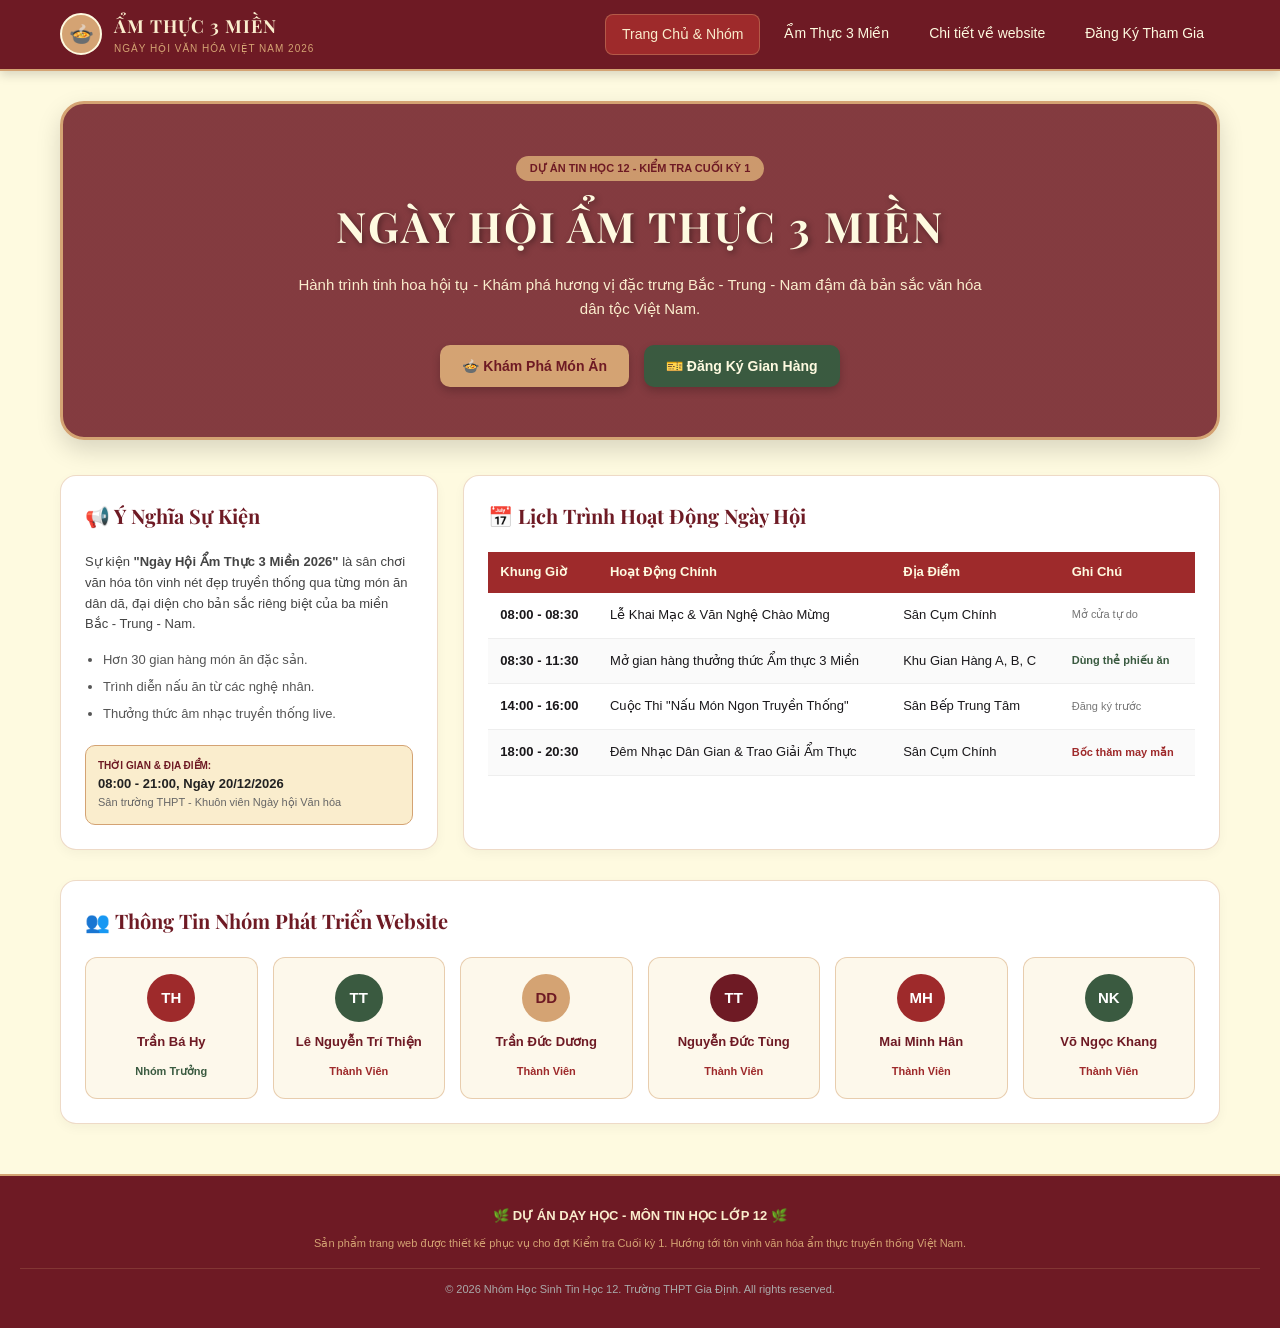
<file: index.html>
<!DOCTYPE html>
<html lang="vi">
<head>
    <meta charset="UTF-8">
    <meta name="viewport" content="width=device-width, initial-scale=1.0">
    <title>Trang Chủ & Nhóm - Ngày Hội Ẩm Thực 3 Miền 2026</title>
    <link href="https://fonts.googleapis.com/css2?family=Playfair+Display:ital,wght@0,700;1,400&display=swap" rel="stylesheet">
    <link rel="stylesheet" href="css site chinh.css">
</head>
<body>

    
    <header class="navbar">
        <div class="nav-container">
            <div class="logo-area">
                <div class="logo-icon">🍲</div>
                <div>
                    <div class="logo-title">ẨM THỰC 3 MIỀN</div>
                    <div class="logo-sub">NGÀY HỘI VĂN HÓA VIỆT NAM 2026</div>
                </div>
            </div>
            <nav class="nav-links">
                <a href="index.html" class="active">Trang Chủ & Nhóm</a>
                <a href="amthuc.html">Ẩm Thực 3 Miền</a>
                <a href="site 3.html">Chi tiết về website</a>
                <a href="form dangki.html">Đăng Ký Tham Gia</a>
            </nav>
        </div>
    </header>

    
    <main class="main-container">

     
        <section class="hero-banner">
            <div class="hero-badge">DỰ ÁN TIN HỌC 12 - KIỂM TRA CUỐI KỲ 1</div>
            <h1 class="hero-title">NGÀY HỘI ẨM THỰC 3 MIỀN</h1>
            <p class="hero-desc">Hành trình tinh hoa hội tụ - Khám phá hương vị đặc trưng Bắc - Trung - Nam đậm đà bản sắc văn hóa dân tộc Việt Nam.</p>
            <div class="hero-buttons">
                <a href="amthuc.html" class="btn btn-gold">🍲 Khám Phá Món Ăn</a>
                <a href="form dangki.html" class="btn btn-green">🎫 Đăng Ký Gian Hàng</a>
            </div>
        </section>

        
        <div class="two-col-grid">
            
            <section class="card-box flex-col-between">
                <div>
                    <h2 class="section-title">📢 Ý Nghĩa Sự Kiện</h2>
                    <p class="desc-text">
                        Sự kiện <strong>"Ngày Hội Ẩm Thực 3 Miền 2026"</strong> là sân chơi văn hóa tôn vinh nét đẹp truyền thống qua từng món ăn dân dã, đại diện cho bản sắc riêng biệt của ba miền Bắc - Trung - Nam.
                    </p>
                    <ul class="feature-list">
                        <li>Hơn 30 gian hàng món ăn đặc sản.</li>
                        <li>Trình diễn nấu ăn từ các nghệ nhân.</li>
                        <li>Thưởng thức âm nhạc truyền thống live.</li>
                    </ul>
                </div>
                <div class="info-highlight">
                    <div class="info-label">THỜI GIAN & ĐỊA ĐIỂM:</div>
                    <div class="info-time">08:00 - 21:00, Ngày 20/12/2026</div>
                    <div class="info-place">Sân trường THPT - Khuôn viên Ngày hội Văn hóa</div>
                </div>
            </section>

            <section class="card-box">
                <h2 class="section-title">📅 Lịch Trình Hoạt Động Ngày Hội</h2>
                <div class="table-responsive">
                    <table>
                        <thead>
                            <tr>
                                <th>Khung Giờ</th>
                                <th>Hoạt Động Chính</th>
                                <th>Địa Điểm</th>
                                <th>Ghi Chú</th>
                            </tr>
                        </thead>
                        <tbody>
                            <tr>
                                <td><b>08:00 - 08:30</b></td>
                                <td>Lễ Khai Mạc & Văn Nghệ Chào Mừng</td>
                                <td>Sân Cụm Chính</td>
                                <td class="note-gray">Mở cửa tự do</td>
                            </tr>
                            <tr>
                                <td><b>08:30 - 11:30</b></td>
                                <td>Mở gian hàng thưởng thức Ẩm thực 3 Miền</td>
                                <td>Khu Gian Hàng A, B, C</td>
                                <td class="note-green">Dùng thẻ phiếu ăn</td>
                            </tr>
                            <tr>
                                <td><b>14:00 - 16:00</b></td>
                                <td>Cuộc Thi "Nấu Món Ngon Truyền Thống"</td>
                                <td>Sân Bếp Trung Tâm</td>
                                <td class="note-gray">Đăng ký trước</td>
                            </tr>
                            <tr>
                                <td><b>18:00 - 20:30</b></td>
                                <td>Đêm Nhạc Dân Gian & Trao Giải Ẩm Thực</td>
                                <td>Sân Cụm Chính</td>
                                <td class="note-red">Bốc thăm may mắn</td>
                            </tr>
                        </tbody>
                    </table>
                </div>
            </section>

        </div>

        <section class="card-box">
            <h2 class="section-title">👥 Thông Tin Nhóm Phát Triển Website</h2>
            <div class="member-grid">
                <div class="member-card">
                    <div class="avatar av-red">TH</div>
                    <h3>Trần Bá Hy</h3>
                    <span class="role-badge role-leader">Nhóm Trưởng</span>
                </div>
                <div class="member-card">
                    <div class="avatar av-green">TT</div>
                    <h3>Lê Nguyễn Trí Thiện</h3>
                    <span class="role-badge">Thành Viên</span>
                </div>
                <div class="member-card">
                    <div class="avatar av-gold">DD</div>
                    <h3>Trần Đức Dương</h3>
                    <span class="role-badge">Thành Viên</span>
                </div>
                <div class="member-card">
                    <div class="avatar av-dark">TT</div>
                    <h3>Nguyễn Đức Tùng</h3>
                    <span class="role-badge">Thành Viên</span>
                </div>
                <div class="member-card">
                    <div class="avatar av-red">MH</div>
                    <h3>Mai Minh Hân</h3>
                    <span class="role-badge">Thành Viên</span>
                </div>
                <div class="member-card">
                    <div class="avatar av-green">NK</div>
                    <h3>Võ Ngọc Khang</h3>
                    <span class="role-badge">Thành Viên</span>
                </div>
            </div>
        </section>

    </main>

    <footer class="footer">
        <p><strong>🌿 DỰ ÁN DẠY HỌC - MÔN TIN HỌC LỚP 12 🌿</strong></p>
        <p class="footer-sub">Sản phẩm trang web được thiết kế phục vụ cho đợt Kiểm tra Cuối kỳ 1. Hướng tới tôn vinh văn hóa ẩm thực truyền thống Việt Nam.</p>
        <div class="footer-copy">© 2026 Nhóm Học Sinh Tin Học 12. Trường THPT Gia Định. All rights reserved.</div>
    </footer>

</body>
</html>
</file>
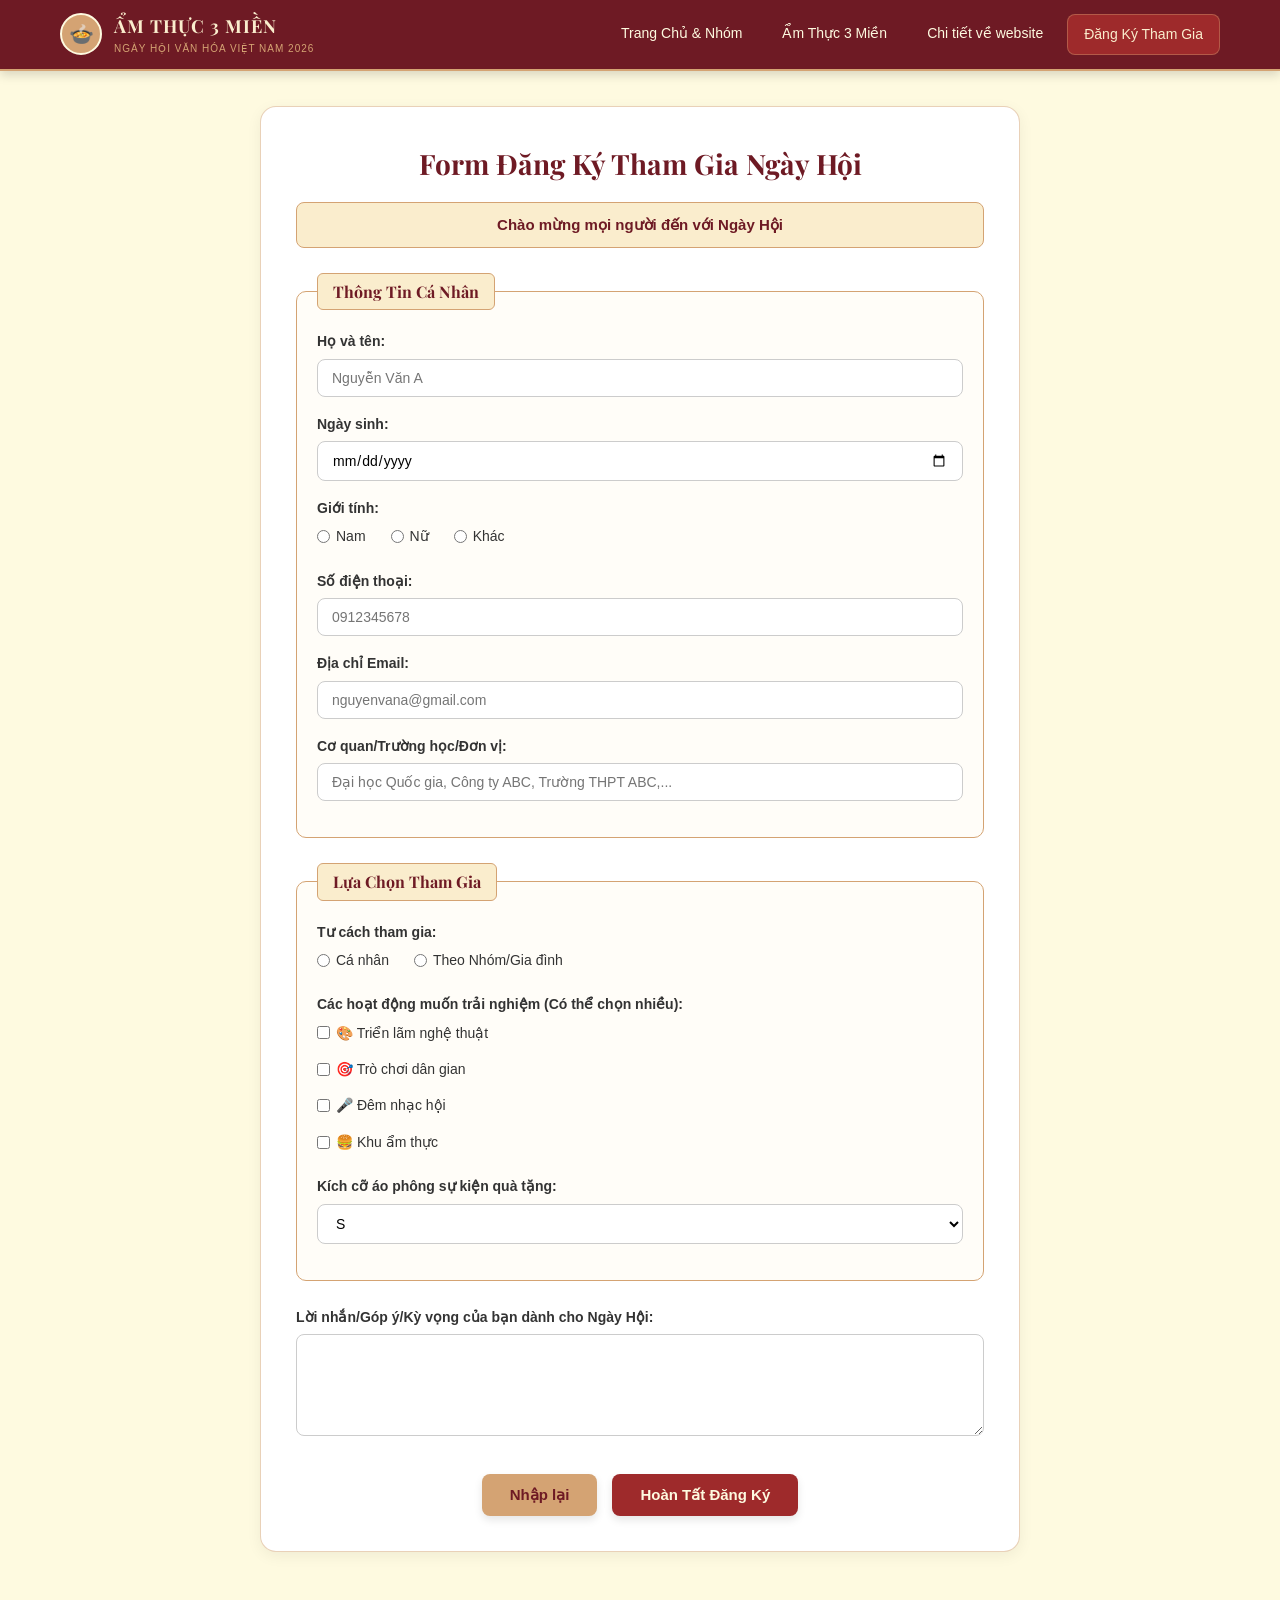
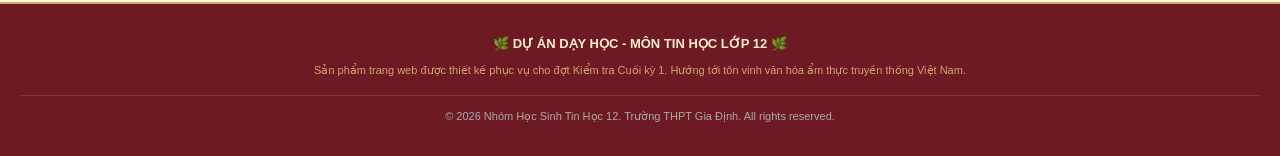
<file: form dangki.html>
<!DOCTYPE html>
<html lang="vi">
<head>
    <meta charset="UTF-8">
    <meta name="viewport" content="width=device-width, initial-scale=1.0">
    <title>Đăng Ký Tham Gia - Ngày Hội Ẩm Thực 3 Miền 2026</title>
    <link href="https://fonts.googleapis.com/css2?family=Playfair+Display:ital,wght@0,700;1,400&display=swap" rel="stylesheet">
    <link rel="stylesheet" href="style_dangki.css">
</head>
<body>

  
    <header class="navbar">
        <div class="nav-container">
            <div class="logo-area">
                <div class="logo-icon">🍲</div>
                <div>
                    <div class="logo-title">ẨM THỰC 3 MIỀN</div>
                    <div class="logo-sub">NGÀY HỘI VĂN HÓA VIỆT NAM 2026</div>
                </div>
            </div>
            <nav class="nav-links">
                <a href="index.html">Trang Chủ & Nhóm</a>
                <a href="amthuc.html">Ẩm Thực 3 Miền</a>
                <a href="site 3.html">Chi tiết về website</a>
                <a href="form dangki.html" class="active">Đăng Ký Tham Gia</a>
            </nav>
        </div>
    </header>

    
    <main class="main-container">
        <div class="card-box">
            <h1 class="form-main-title">Form Đăng Ký Tham Gia Ngày Hội</h1>
            <div class="welcome-banner">Chào mừng mọi người đến với Ngày Hội</div>

            <form action="" method="POST">
                <fieldset class="form-fieldset">
                    <legend class="legend-title">Thông Tin Cá Nhân</legend>
                    
                    <div class="form-group">
                        <label for="hoten">Họ và tên:</label>
                        <input type="text" id="hoten" name="hoten" placeholder="Nguyễn Văn A" required>
                    </div>

                    <div class="form-group">
                        <label for="ngaysinh">Ngày sinh:</label>
                        <input type="date" id="ngaysinh" name="ngaysinh">
                    </div>

                    <div class="form-group">
                        <label>Giới tính:</label>
                        <div class="options-inline">
                            <label><input type="radio" name="gioitinh" value="Nam"> Nam</label>
                            <label><input type="radio" name="gioitinh" value="Nu"> Nữ</label>
                            <label><input type="radio" name="gioitinh" value="Khac"> Khác</label>
                        </div>
                    </div>

                    <div class="form-group">
                        <label for="sdt">Số điện thoại:</label>
                        <input type="text" id="sdt" name="sdt" placeholder="0912345678" required>
                    </div>

                    <div class="form-group">
                        <label for="email">Địa chỉ Email:</label>
                        <input type="email" id="email" name="email" placeholder="nguyenvana@gmail.com" required>
                    </div>

                    <div class="form-group">
                        <label for="coquan">Cơ quan/Trường học/Đơn vị:</label>
                        <input type="text" id="coquan" name="coquan" placeholder="Đại học Quốc gia, Công ty ABC, Trường THPT ABC,...">
                    </div>
                </fieldset>

                <fieldset class="form-fieldset">
                    <legend class="legend-title">Lựa Chọn Tham Gia</legend>
                    
                    <div class="form-group">
                        <label>Tư cách tham gia:</label>
                        <div class="options-inline">
                            <label><input type="radio" name="tucach" value="canhan"> Cá nhân</label>
                            <label><input type="radio" name="tucach" value="tapthe"> Theo Nhóm/Gia đình</label>
                        </div>
                    </div>

                    <div class="form-group">
                        <label>Các hoạt động muốn trải nghiệm (Có thể chọn nhiều):</label>
                        <div class="options-block">
                            <label><input type="checkbox" name="hoatdong1" value="hd1"> 🎨 Triển lãm nghệ thuật</label>
                            <label><input type="checkbox" name="hoatdong2" value="hd2"> 🎯 Trò chơi dân gian</label>
                            <label><input type="checkbox" name="hoatdong3" value="hd3"> 🎤 Đêm nhạc hội</label>
                            <label><input type="checkbox" name="hoatdong4" value="hd4"> 🍔 Khu ẩm thực</label>
                        </div>
                    </div>

                    <div class="form-group">
                        <label for="kickco">Kích cỡ áo phông sự kiện quà tặng:</label>
                        <select id="kickco" name="kickco">
                            <option value="S">S</option>
                            <option value="M">M</option>
                            <option value="L">L</option>
                            <option value="XL">XL</option>
                            <option value="XXL">XXL</option>
                        </select>
                    </div>
                </fieldset>

                <div class="form-group">
                    <label for="gopy">Lời nhắn/Góp ý/Kỳ vọng của bạn dành cho Ngày Hội:</label>
                    <textarea id="gopy" name="gopy" rows="5"></textarea>
                </div>

                <div class="form-actions">
                    <input type="reset" value="Nhập lại" class="btn-reset">
                    <input type="submit" name="Dangki" value="Hoàn Tất Đăng Ký" class="btn-submit">
                </div>
            </form>
        </div>
    </main>

   
    <footer class="footer">
        <p><strong>🌿 DỰ ÁN DẠY HỌC - MÔN TIN HỌC LỚP 12 🌿</strong></p>
        <p class="footer-sub">Sản phẩm trang web được thiết kế phục vụ cho đợt Kiểm tra Cuối kỳ 1. Hướng tới tôn vinh văn hóa ẩm thực truyền thống Việt Nam.</p>
        <div class="footer-copy">© 2026 Nhóm Học Sinh Tin Học 12. Trường THPT Gia Định. All rights reserved.</div>
    </footer>

</body>
</html>
</file>
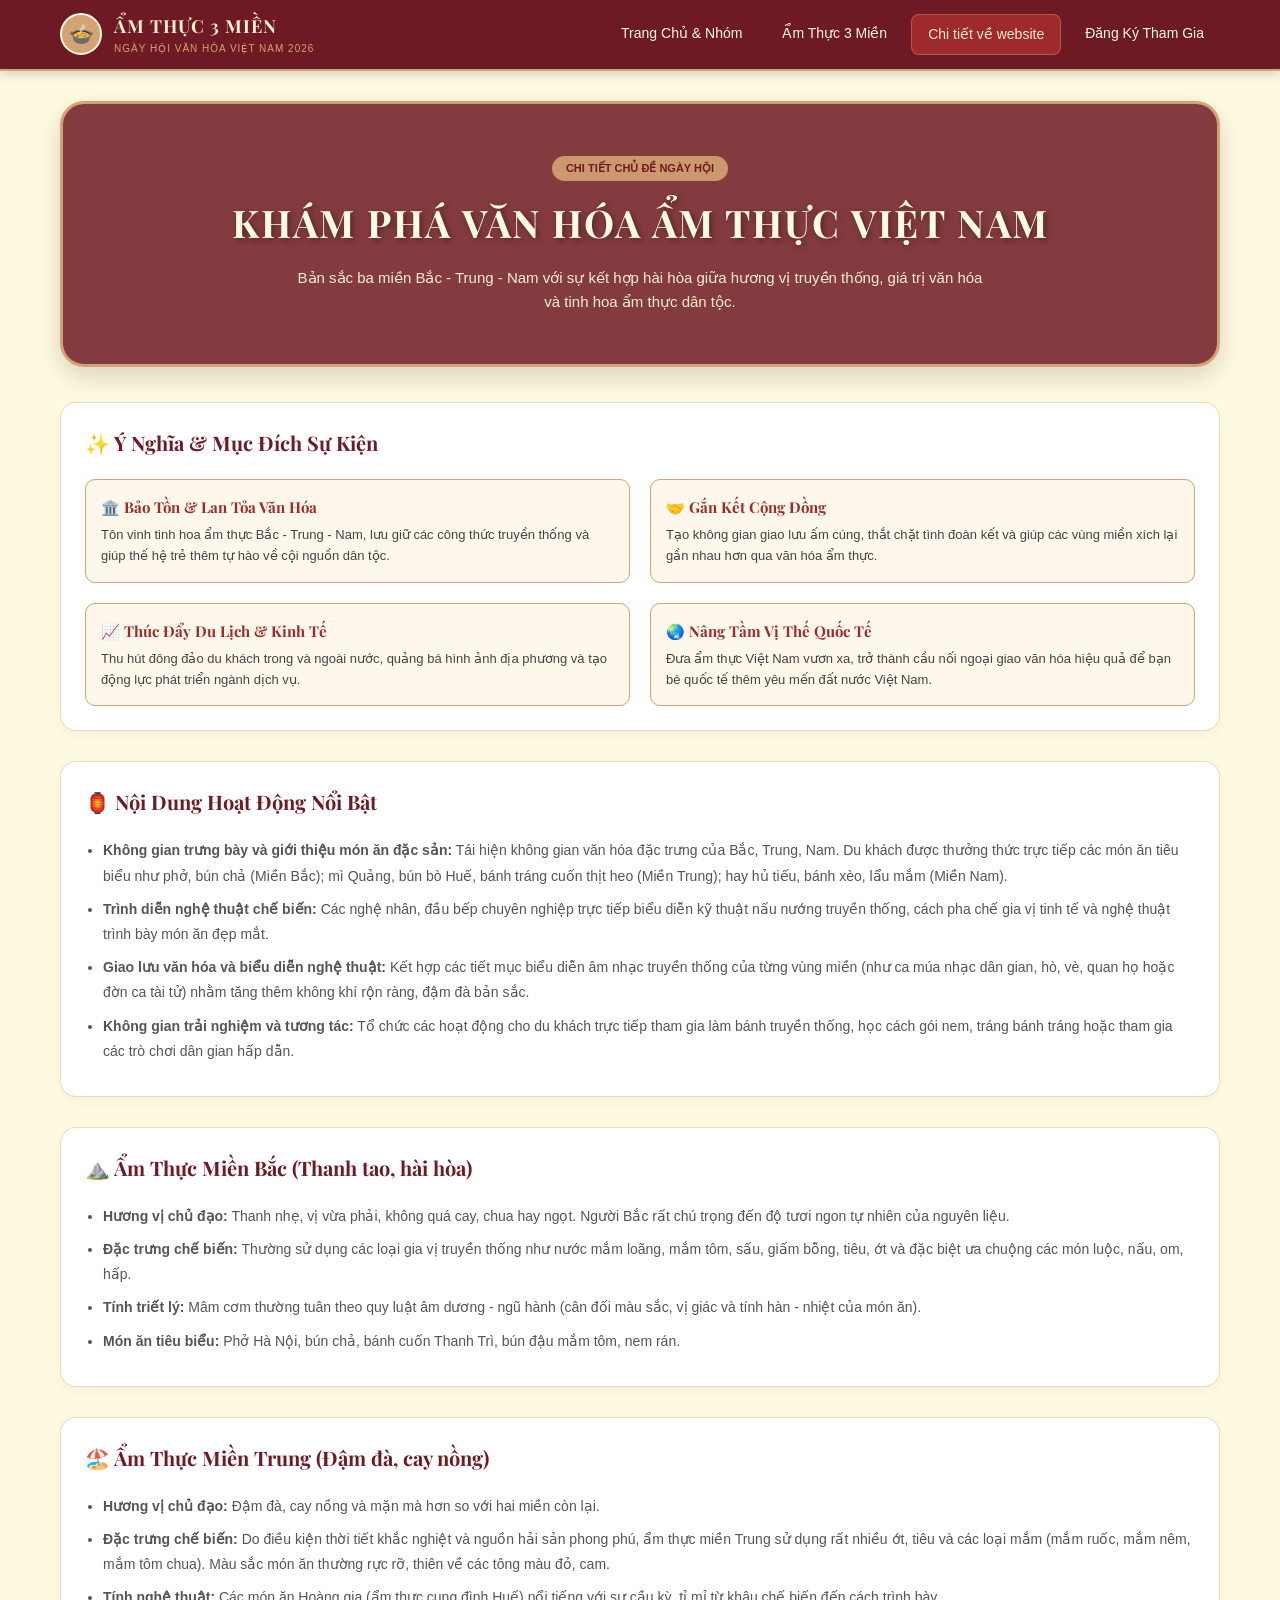
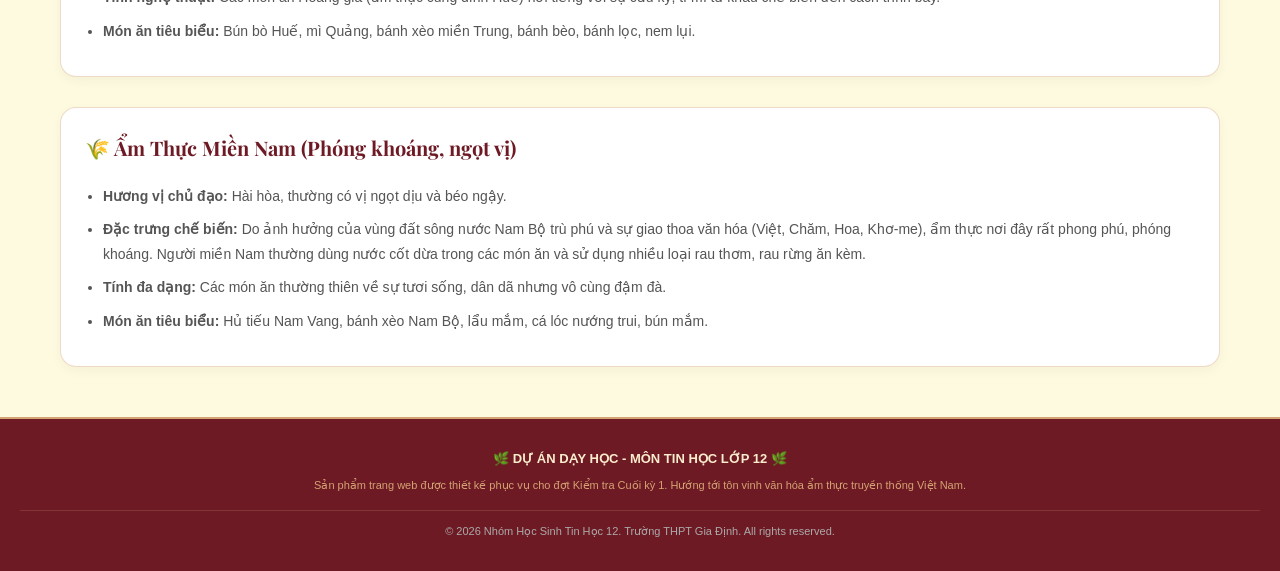
<file: site 3.html>
<!DOCTYPE html>
<html lang="vi">
<head>
    <meta charset="UTF-8">
    <meta name="viewport" content="width=device-width, initial-scale=1.0">
    <title>Ẩm Thực 3 Miền - Chi Tiết Chủ Đề Ngày Hội 2026</title>
    <link href="https://fonts.googleapis.com/css2?family=Playfair+Display:ital,wght@0,700;1,400&display=swap" rel="stylesheet">
    <link rel="stylesheet" href="css site 3.css">
</head>
<body>

   
    <header class="navbar">
        <div class="nav-container">
            <div class="logo-area">
                <div class="logo-icon">🍲</div>
                <div>
                    <div class="logo-title">ẨM THỰC 3 MIỀN</div>
                    <div class="logo-sub">NGÀY HỘI VĂN HÓA VIỆT NAM 2026</div>
                </div>
            </div>
            <nav class="nav-links">
                <a href="index.html">Trang Chủ & Nhóm</a>
                <a href="amthuc.html">Ẩm Thực 3 Miền</a>
                <a href="site 3.html" class="active">Chi tiết về website</a>
                <a href="form dangki.html">Đăng Ký Tham Gia</a>
            </nav>
        </div>
    </header>

    
    <main class="main-container">

       
        <section class="hero-banner">
            <div class="hero-badge">CHI TIẾT CHỦ ĐỀ NGÀY HỘI</div>
            <h1 class="hero-title">KHÁM PHÁ VĂN HÓA ẨM THỰC VIỆT NAM</h1>
            <p class="hero-desc">Bản sắc ba miền Bắc - Trung - Nam với sự kết hợp hài hòa giữa hương vị truyền thống, giá trị văn hóa và tinh hoa ẩm thực dân tộc.</p>
        </section>

        
        <section class="card-box">
            <h2 class="section-title">✨ Ý Nghĩa & Mục Đích Sự Kiện</h2>
            <div class="grid-2-col">
                <div class="info-highlight-custom">
                    <h3 class="highlight-title">🏛️ Bảo Tồn & Lan Tỏa Văn Hóa</h3>
                    <p class="desc-text m-0">Tôn vinh tinh hoa ẩm thực Bắc - Trung - Nam, lưu giữ các công thức truyền thống và giúp thế hệ trẻ thêm tự hào về cội nguồn dân tộc.</p>
                </div>
                <div class="info-highlight-custom">
                    <h3 class="highlight-title">🤝 Gắn Kết Cộng Đồng</h3>
                    <p class="desc-text m-0">Tạo không gian giao lưu ấm cúng, thắt chặt tình đoàn kết và giúp các vùng miền xích lại gần nhau hơn qua văn hóa ẩm thực.</p>
                </div>
                <div class="info-highlight-custom">
                    <h3 class="highlight-title">📈 Thúc Đẩy Du Lịch & Kinh Tế</h3>
                    <p class="desc-text m-0">Thu hút đông đảo du khách trong và ngoài nước, quảng bá hình ảnh địa phương và tạo động lực phát triển ngành dịch vụ.</p>
                </div>
                <div class="info-highlight-custom">
                    <h3 class="highlight-title">🌏 Nâng Tầm Vị Thế Quốc Tế</h3>
                    <p class="desc-text m-0">Đưa ẩm thực Việt Nam vươn xa, trở thành cầu nối ngoại giao văn hóa hiệu quả để bạn bè quốc tế thêm yêu mến đất nước Việt Nam.</p>
                </div>
            </div>
        </section>

       
        <section class="card-box">
            <h2 class="section-title">🏮 Nội Dung Hoạt Động Nổi Bật</h2>
            <ul class="feature-list">
                <li><strong>Không gian trưng bày và giới thiệu món ăn đặc sản:</strong> Tái hiện không gian văn hóa đặc trưng của Bắc, Trung, Nam. Du khách được thưởng thức trực tiếp các món ăn tiêu biểu như phở, bún chả (Miền Bắc); mì Quảng, bún bò Huế, bánh tráng cuốn thịt heo (Miền Trung); hay hủ tiếu, bánh xèo, lẩu mắm (Miền Nam).</li>
                <li><strong>Trình diễn nghệ thuật chế biến:</strong> Các nghệ nhân, đầu bếp chuyên nghiệp trực tiếp biểu diễn kỹ thuật nấu nướng truyền thống, cách pha chế gia vị tinh tế và nghệ thuật trình bày món ăn đẹp mắt.</li>
                <li><strong>Giao lưu văn hóa và biểu diễn nghệ thuật:</strong> Kết hợp các tiết mục biểu diễn âm nhạc truyền thống của từng vùng miền (như ca múa nhạc dân gian, hò, vè, quan họ hoặc đờn ca tài tử) nhằm tăng thêm không khí rộn ràng, đậm đà bản sắc.</li>
                <li><strong>Không gian trải nghiệm và tương tác:</strong> Tổ chức các hoạt động cho du khách trực tiếp tham gia làm bánh truyền thống, học cách gói nem, tráng bánh tráng hoặc tham gia các trò chơi dân gian hấp dẫn.</li>
            </ul>
        </section>

       
        <section class="card-box">
            <h2 class="section-title">⛰️ Ẩm Thực Miền Bắc (Thanh tao, hài hòa)</h2>
            <ul class="feature-list">
                <li><strong>Hương vị chủ đạo:</strong> Thanh nhẹ, vị vừa phải, không quá cay, chua hay ngọt. Người Bắc rất chú trọng đến độ tươi ngon tự nhiên của nguyên liệu.</li>
                <li><strong>Đặc trưng chế biến:</strong> Thường sử dụng các loại gia vị truyền thống như nước mắm loãng, mắm tôm, sấu, giấm bỗng, tiêu, ớt và đặc biệt ưa chuộng các món luộc, nấu, om, hấp.</li>
                <li><strong>Tính triết lý:</strong> Mâm cơm thường tuân theo quy luật âm dương - ngũ hành (cân đối màu sắc, vị giác và tính hàn - nhiệt của món ăn).</li>
                <li><strong>Món ăn tiêu biểu:</strong> Phở Hà Nội, bún chả, bánh cuốn Thanh Trì, bún đậu mắm tôm, nem rán.</li>
            </ul>
        </section>

        
        <section class="card-box">
            <h2 class="section-title">🏖️ Ẩm Thực Miền Trung (Đậm đà, cay nồng)</h2>
            <ul class="feature-list">
                <li><strong>Hương vị chủ đạo:</strong> Đậm đà, cay nồng và mặn mà hơn so với hai miền còn lại.</li>
                <li><strong>Đặc trưng chế biến:</strong> Do điều kiện thời tiết khắc nghiệt và nguồn hải sản phong phú, ẩm thực miền Trung sử dụng rất nhiều ớt, tiêu và các loại mắm (mắm ruốc, mắm nêm, mắm tôm chua). Màu sắc món ăn thường rực rỡ, thiên về các tông màu đỏ, cam.</li>
                <li><strong>Tính nghệ thuật:</strong> Các món ăn Hoàng gia (ẩm thực cung đình Huế) nổi tiếng với sự cầu kỳ, tỉ mỉ từ khâu chế biến đến cách trình bày.</li>
                <li><strong>Món ăn tiêu biểu:</strong> Bún bò Huế, mì Quảng, bánh xèo miền Trung, bánh bèo, bánh lọc, nem lụi.</li>
            </ul>
        </section>

        
        <section class="card-box">
            <h2 class="section-title">🌾 Ẩm Thực Miền Nam (Phóng khoáng, ngọt vị)</h2>
            <ul class="feature-list">
                <li><strong>Hương vị chủ đạo:</strong> Hài hòa, thường có vị ngọt dịu và béo ngậy.</li>
                <li><strong>Đặc trưng chế biến:</strong> Do ảnh hưởng của vùng đất sông nước Nam Bộ trù phú và sự giao thoa văn hóa (Việt, Chăm, Hoa, Khơ-me), ẩm thực nơi đây rất phong phú, phóng khoáng. Người miền Nam thường dùng nước cốt dừa trong các món ăn và sử dụng nhiều loại rau thơm, rau rừng ăn kèm.</li>
                <li><strong>Tính đa dạng:</strong> Các món ăn thường thiên về sự tươi sống, dân dã nhưng vô cùng đậm đà.</li>
                <li><strong>Món ăn tiêu biểu:</strong> Hủ tiếu Nam Vang, bánh xèo Nam Bộ, lẩu mắm, cá lóc nướng trui, bún mắm.</li>
            </ul>
        </section>

    </main>

    
    <footer class="footer">
        <p><strong>🌿 DỰ ÁN DẠY HỌC - MÔN TIN HỌC LỚP 12 🌿</strong></p>
        <p class="footer-sub">Sản phẩm trang web được thiết kế phục vụ cho đợt Kiểm tra Cuối kỳ 1. Hướng tới tôn vinh văn hóa ẩm thực truyền thống Việt Nam.</p>
        <div class="footer-copy">© 2026 Nhóm Học Sinh Tin Học 12. Trường THPT Gia Định. All rights reserved.</div>
    </footer>

</body>
</html>
</file>
<file: css site chinh.css>
* {
    box-sizing: border-box;
    margin: 0;
    padding: 0;
}

body {
    font-family: 'Segoe UI', Arial, sans-serif;
    background-color: #FEFAE0;
    color: #1A181B;
    line-height: 1.6;
}

.music-float {
    position: fixed;
    bottom: 20px;
    right: 20px;
    z-index: 1000;
}

.btn-music {
    background-color: #9E2A2B;
    color: #FEFAE0;
    border: 2px solid #D4A373;
    padding: 10px 18px;
    border-radius: 30px;
    font-weight: bold;
    cursor: pointer;
    box-shadow: 0 4px 12px rgba(0,0,0,0.25);
}

.navbar {
    background-color: #6E1A24;
    border-bottom: 2px solid #D4A373;
    position: sticky;
    top: 0;
    z-index: 100;
    box-shadow: 0 4px 10px rgba(0,0,0,0.15);
}

.nav-container {
    max-width: 1200px;
    margin: 0 auto;
    padding: 12px 20px;
    display: flex;
    justify-content: space-between;
    align-items: center;
}

.logo-area {
    display: flex;
    align-items: center;
    gap: 12px;
}

.logo-icon {
    width: 42px;
    height: 42px;
    background-color: #D4A373;
    color: #6E1A24;
    border-radius: 50%;
    display: flex;
    justify-content: center;
    align-items: center;
    font-size: 20px;
    border: 2px solid #FEFAE0;
}

.logo-title {
    color: #FAEDCD;
    font-weight: bold;
    font-size: 18px;
    letter-spacing: 1px;
    font-family: 'Playfair Display', Georgia, serif;
}

.logo-sub {
    color: #D4A373;
    font-size: 10px;
    letter-spacing: 1px;
}

.nav-links {
    display: flex;
    gap: 8px;
}

.nav-links a {
    color: #FEFAE0;
    text-decoration: none;
    padding: 8px 16px;
    border-radius: 8px;
    font-size: 14px;
    font-weight: 500;
    transition: 0.2s;
}

.nav-links a:hover, .nav-links a.active {
    background-color: #9E2A2B;
    color: #FAEDCD;
    border: 1px solid rgba(212, 163, 115, 0.4);
}

.main-container {
    max-width: 1200px;
    margin: 30px auto;
    padding: 0 20px;
}

.hero-banner {
    background: linear-gradient(rgba(110, 26, 36, 0.85), rgba(110, 26, 36, 0.85)), 
                url('https://images.unsplash.com/photo-1504674900247-0877df9cc836?auto=format&fit=crop&w=1200&q=80') center/cover;
    border: 3px solid #D4A373;
    border-radius: 24px;
    padding: 50px 20px;
    text-align: center;
    color: #FEFAE0;
    box-shadow: 0 10px 25px rgba(0,0,0,0.15);
    margin-bottom: 35px;
}

.hero-badge {
    display: inline-block;
    background-color: rgba(212, 163, 115, 0.9);
    color: #6E1A24;
    padding: 4px 14px;
    border-radius: 20px;
    font-size: 11px;
    font-weight: bold;
    margin-bottom: 12px;
}

.hero-title {
    font-family: 'Playfair Display', Georgia, 'Times New Roman', serif;
    font-size: 42px;
    font-weight: 700;
    margin-bottom: 12px;
    letter-spacing: 2px;
    color: #FEFAE0;
    text-shadow: 2px 2px 6px rgba(0,0,0,0.4);
}

.hero-desc {
    font-family: 'Segoe UI', Arial, sans-serif;
    max-width: 700px;
    margin: 0 auto 24px;
    color: #FAEDCD;
    font-size: 15px;
}

.hero-buttons {
    display: flex;
    justify-content: center;
    gap: 15px;
}

.btn {
    text-decoration: none;
    padding: 10px 22px;
    border-radius: 10px;
    font-weight: bold;
    font-size: 14px;
    box-shadow: 0 4px 8px rgba(0,0,0,0.2);
}

.btn-gold {
    background-color: #D4A373;
    color: #6E1A24;
}

.btn-green {
    background-color: #3A5A40;
    color: #FEFAE0;
}

.card-box {
    background-color: #FFFFFF;
    border: 1px solid rgba(212, 163, 115, 0.4);
    border-radius: 16px;
    padding: 24px;
    margin-bottom: 30px;
    box-shadow: 0 4px 12px rgba(0,0,0,0.04);
}

.section-title {
    color: #6E1A24;
    font-size: 20px;
    margin-bottom: 20px;
    font-family: 'Playfair Display', Georgia, serif;
}

.member-grid {
    display: grid;
    grid-template-columns: repeat(6, 1fr);
    gap: 15px;
}

.member-card {
    background-color: rgba(250, 237, 205, 0.4);
    border: 1px solid rgba(212, 163, 115, 0.5);
    border-radius: 12px;
    padding: 16px 8px;
    text-align: center;
}

.avatar {
    width: 48px;
    height: 48px;
    border-radius: 50%;
    margin: 0 auto 10px;
    display: flex;
    justify-content: center;
    align-items: center;
    color: white;
    font-weight: bold;
    font-size: 15px;
}

.av-red { background-color: #9E2A2B; }
.av-green { background-color: #3A5A40; }
.av-gold { background-color: #D4A373; color: #6E1A24; }
.av-dark { background-color: #6E1A24; }

.member-card h3 {
    font-size: 13px;
    color: #6E1A24;
    margin-bottom: 4px;
}

.role-badge {
    font-size: 11px;
    color: #9E2A2B;
    font-weight: 600;
}

.role-leader {
    color: #3A5A40;
}

.two-col-grid {
    display: grid;
    grid-template-columns: 1fr 2fr;
    gap: 25px;
}

.flex-col-between {
    display: flex;
    flex-direction: column;
    justify-content: space-between;
}

.desc-text {
    font-size: 13px;
    color: #444;
    margin-bottom: 15px;
}

.feature-list {
    font-size: 13px;
    color: #555;
    padding-left: 18px;
    margin-bottom: 20px;
}

.feature-list li {
    margin-bottom: 6px;
}

.info-highlight {
    background-color: #FAEDCD;
    border: 1px solid #D4A373;
    border-radius: 10px;
    padding: 12px;
}

.info-label {
    font-size: 10px;
    font-weight: bold;
    color: #6E1A24;
}

.info-time {
    font-size: 13px;
    font-weight: bold;
    color: #222;
}

.info-place {
    font-size: 11px;
    color: #666;
}

.table-responsive {
    overflow-x: auto;
}

table {
    width: 100%;
    border-collapse: collapse;
    font-size: 13px;
}

th {
    background-color: #9E2A2B;
    color: #FEFAE0;
    padding: 10px 12px;
    text-align: left;
}

td {
    padding: 12px;
    border-bottom: 1px solid #EEEEEE;
}

tbody tr:nth-child(even) {
    background-color: #FAFAFA;
}

.note-gray { color: #777; font-size: 11px; }
.note-green { color: #3A5A40; font-weight: bold; font-size: 11px; }
.note-red { color: #9E2A2B; font-weight: bold; font-size: 11px; }

.footer {
    background-color: #6E1A24;
    color: #FAEDCD;
    border-top: 2px solid #D4A373;
    padding: 30px 20px;
    text-align: center;
    margin-top: 50px;
    font-size: 13px;
}

.footer-sub {
    font-size: 11px;
    color: #D4A373;
    margin: 8px 0 15px;
}

.footer-copy {
    font-size: 11px;
    color: #AAA;
    border-top: 1px solid rgba(212, 163, 115, 0.2);
    padding-top: 12px;
}

@media (max-width: 1024px) {
    .member-grid { grid-template-columns: repeat(3, 1fr); }
}

@media (max-width: 850px) {
    .two-col-grid { grid-template-columns: 1fr; }
    .nav-container { flex-direction: column; gap: 12px; }
}

@media (max-width: 600px) {
    .member-grid { grid-template-columns: repeat(2, 1fr); }
}
</file>
<file: style_dangki.css>
* {
    box-sizing: border-box;
    margin: 0;
    padding: 0;
}

body {
    font-family: 'Segoe UI', Arial, sans-serif;
    background-color: #FEFAE0;
    color: #1A181B;
    line-height: 1.6;
}

.music-float {
    position: fixed;
    bottom: 20px;
    right: 20px;
    z-index: 1000;
}

.btn-music {
    background-color: #9E2A2B;
    color: #FEFAE0;
    border: 2px solid #D4A373;
    padding: 10px 18px;
    border-radius: 30px;
    font-weight: bold;
    cursor: pointer;
    box-shadow: 0 4px 12px rgba(0,0,0,0.25);
}

.navbar {
    background-color: #6E1A24;
    border-bottom: 2px solid #D4A373;
    position: sticky;
    top: 0;
    z-index: 100;
    box-shadow: 0 4px 10px rgba(0,0,0,0.15);
}

.nav-container {
    max-width: 1200px;
    margin: 0 auto;
    padding: 12px 20px;
    display: flex;
    justify-content: space-between;
    align-items: center;
}

.logo-area {
    display: flex;
    align-items: center;
    gap: 12px;
}

.logo-icon {
    width: 42px;
    height: 42px;
    background-color: #D4A373;
    color: #6E1A24;
    border-radius: 50%;
    display: flex;
    justify-content: center;
    align-items: center;
    font-size: 20px;
    border: 2px solid #FEFAE0;
}

.logo-title {
    color: #FAEDCD;
    font-weight: bold;
    font-size: 18px;
    letter-spacing: 1px;
    font-family: 'Playfair Display', Georgia, serif;
}

.logo-sub {
    color: #D4A373;
    font-size: 10px;
    letter-spacing: 1px;
}

.nav-links {
    display: flex;
    gap: 8px;
}

.nav-links a {
    color: #FEFAE0;
    text-decoration: none;
    padding: 8px 16px;
    border-radius: 8px;
    font-size: 14px;
    font-weight: 500;
    transition: 0.2s;
}

.nav-links a:hover, .nav-links a.active {
    background-color: #9E2A2B;
    color: #FAEDCD;
    border: 1px solid rgba(212, 163, 115, 0.4);
}

.main-container {
    max-width: 800px;
    margin: 35px auto;
    padding: 0 20px;
}

.card-box {
    background-color: #FFFFFF;
    border: 1px solid rgba(212, 163, 115, 0.5);
    border-radius: 16px;
    padding: 35px;
    box-shadow: 0 4px 15px rgba(0,0,0,0.06);
}

.form-main-title {
    text-align: center;
    color: #6E1A24;
    font-family: 'Playfair Display', Georgia, serif;
    font-size: 28px;
    margin-bottom: 15px;
}

.welcome-banner {
    text-align: center;
    background-color: #FAEDCD;
    color: #6E1A24;
    padding: 10px;
    border-radius: 8px;
    font-weight: bold;
    font-size: 15px;
    margin-bottom: 25px;
    border: 1px solid #D4A373;
}

.form-fieldset {
    border: 1px solid #D4A373;
    border-radius: 10px;
    padding: 20px;
    margin-bottom: 25px;
    background-color: rgba(250, 237, 205, 0.15);
}

.legend-title {
    font-family: 'Playfair Display', Georgia, serif;
    font-weight: bold;
    color: #6E1A24;
    background-color: #FAEDCD;
    padding: 5px 15px;
    border: 1px solid #D4A373;
    border-radius: 6px;
    font-size: 16px;
}

.form-group {
    margin-bottom: 16px;
}

.form-group label {
    display: block;
    font-weight: 600;
    color: #333;
    margin-bottom: 6px;
    font-size: 14px;
}

.form-group input[type="text"],
.form-group input[type="date"],
.form-group input[type="email"],
.form-group select,
.form-group textarea {
    width: 100%;
    padding: 10px 14px;
    border: 1px solid #ccc;
    border-radius: 8px;
    font-size: 14px;
    font-family: inherit;
    background-color: #fff;
    transition: 0.2s;
}

.form-group input:focus,
.form-group select:focus,
.form-group textarea:focus {
    outline: none;
    border-color: #9E2A2B;
    box-shadow: 0 0 5px rgba(158, 42, 43, 0.2);
}

.options-inline {
    display: flex;
    gap: 25px;
    margin-top: 5px;
}

.options-inline label,
.options-block label {
    font-weight: normal;
    cursor: pointer;
    display: flex;
    align-items: center;
    gap: 6px;
}

.options-block {
    display: flex;
    flex-direction: column;
    gap: 8px;
    margin-top: 5px;
}

.form-actions {
    display: flex;
    justify-content: center;
    gap: 15px;
    margin-top: 30px;
}

.btn-submit, .btn-reset {
    padding: 12px 28px;
    border-radius: 8px;
    font-weight: bold;
    font-size: 15px;
    cursor: pointer;
    border: none;
    box-shadow: 0 4px 8px rgba(0,0,0,0.1);
    transition: 0.2s;
}

.btn-submit {
    background-color: #9E2A2B;
    color: #FEFAE0;
}

.btn-submit:hover {
    background-color: #6E1A24;
}

.btn-reset {
    background-color: #D4A373;
    color: #6E1A24;
}

.btn-reset:hover {
    background-color: #c49260;
}

.footer {
    background-color: #6E1A24;
    color: #FAEDCD;
    border-top: 2px solid #D4A373;
    padding: 30px 20px;
    text-align: center;
    margin-top: 50px;
    font-size: 13px;
}

.footer-sub {
    font-size: 11px;
    color: #D4A373;
    margin: 8px 0 15px;
}

.footer-copy {
    font-size: 11px;
    color: #AAA;
    border-top: 1px solid rgba(212, 163, 115, 0.2);
    padding-top: 12px;
}

@media (max-width: 768px) {
    .nav-container {
        flex-direction: column;
        gap: 12px;
    }
    .options-inline {
        flex-direction: column;
        gap: 10px;
    }
}
</file>
<file: css site 3.css>
* {
    box-sizing: border-box;
    margin: 0;
    padding: 0;
}

body {
    font-family: 'Segoe UI', Arial, sans-serif;
    background-color: #FEFAE0;
    color: #1A181B;
    line-height: 1.6;
}

.music-float {
    position: fixed;
    bottom: 20px;
    right: 20px;
    z-index: 1000;
}

.btn-music {
    background-color: #9E2A2B;
    color: #FEFAE0;
    border: 2px solid #D4A373;
    padding: 10px 18px;
    border-radius: 30px;
    font-weight: bold;
    cursor: pointer;
    box-shadow: 0 4px 12px rgba(0,0,0,0.25);
}

.navbar {
    background-color: #6E1A24;
    border-bottom: 2px solid #D4A373;
    position: sticky;
    top: 0;
    z-index: 100;
    box-shadow: 0 4px 10px rgba(0,0,0,0.15);
}

.nav-container {
    max-width: 1200px;
    margin: 0 auto;
    padding: 12px 20px;
    display: flex;
    justify-content: space-between;
    align-items: center;
}

.logo-area {
    display: flex;
    align-items: center;
    gap: 12px;
}

.logo-icon {
    width: 42px;
    height: 42px;
    background-color: #D4A373;
    color: #6E1A24;
    border-radius: 50%;
    display: flex;
    justify-content: center;
    align-items: center;
    font-size: 20px;
    border: 2px solid #FEFAE0;
}

.logo-title {
    color: #FAEDCD;
    font-weight: bold;
    font-size: 18px;
    letter-spacing: 1px;
    font-family: 'Playfair Display', Georgia, serif;
}

.logo-sub {
    color: #D4A373;
    font-size: 10px;
    letter-spacing: 1px;
}

.nav-links {
    display: flex;
    gap: 8px;
}

.nav-links a {
    color: #FEFAE0;
    text-decoration: none;
    padding: 8px 16px;
    border-radius: 8px;
    font-size: 14px;
    font-weight: 500;
    transition: 0.2s;
}

.nav-links a:hover, .nav-links a.active {
    background-color: #9E2A2B;
    color: #FAEDCD;
    border: 1px solid rgba(212, 163, 115, 0.4);
}

.main-container {
    max-width: 1200px;
    margin: 30px auto;
    padding: 0 20px;
}

.hero-banner {
    background: linear-gradient(rgba(110, 26, 36, 0.85), rgba(110, 26, 36, 0.85)), 
                url('https://images.unsplash.com/photo-1504674900247-0877df9cc836?auto=format&fit=crop&w=1200&q=80') center/cover;
    border: 3px solid #D4A373;
    border-radius: 24px;
    padding: 50px 20px;
    text-align: center;
    color: #FEFAE0;
    box-shadow: 0 10px 25px rgba(0,0,0,0.15);
    margin-bottom: 35px;
}

.hero-badge {
    display: inline-block;
    background-color: rgba(212, 163, 115, 0.9);
    color: #6E1A24;
    padding: 4px 14px;
    border-radius: 20px;
    font-size: 11px;
    font-weight: bold;
    margin-bottom: 12px;
}

.hero-title {
    font-family: 'Playfair Display', Georgia, 'Times New Roman', serif;
    font-size: 38px;
    font-weight: 700;
    margin-bottom: 12px;
    letter-spacing: 2px;
    color: #FEFAE0;
    text-shadow: 2px 2px 6px rgba(0,0,0,0.4);
}

.hero-desc {
    font-family: 'Segoe UI', Arial, sans-serif;
    max-width: 700px;
    margin: 0 auto;
    color: #FAEDCD;
    font-size: 15px;
}

.card-box {
    background-color: #FFFFFF;
    border: 1px solid rgba(212, 163, 115, 0.4);
    border-radius: 16px;
    padding: 24px;
    margin-bottom: 30px;
    box-shadow: 0 4px 12px rgba(0,0,0,0.04);
}

.section-title {
    color: #6E1A24;
    font-size: 20px;
    margin-bottom: 20px;
    font-family: 'Playfair Display', Georgia, serif;
}

.grid-2-col {
    display: grid;
    grid-template-columns: 1fr 1fr;
    gap: 20px;
}

.grid-3-col {
    display: grid;
    grid-template-columns: repeat(3, 1fr);
    gap: 15px;
}

.info-highlight-custom {
    background-color: rgba(250, 237, 205, 0.4);
    border: 1px solid #D4A373;
    border-radius: 10px;
    padding: 15px;
}

.highlight-title {
    color: #9E2A2B;
    font-size: 15px;
    margin-bottom: 6px;
    font-family: 'Playfair Display', Georgia, serif;
}

.desc-text {
    font-size: 13px;
    color: #444;
    margin-bottom: 15px;
}

.m-0 {
    margin-bottom: 0 !important;
}

.feature-list {
    font-size: 14px;
    color: #555;
    padding-left: 18px;
    line-height: 1.8;
}

.feature-list li {
    margin-bottom: 8px;
}

.member-card {
    background-color: rgba(250, 237, 205, 0.4);
    border: 1px solid rgba(212, 163, 115, 0.5);
    border-radius: 12px;
    text-align: center;
}

.p-sm {
    padding: 10px;
}

.food-img {
    width: 100%;
    height: 130px;
    object-fit: cover;
    border-radius: 8px;
    margin-bottom: 8px;
}

.food-title {
    font-size: 15px;
    color: #6E1A24;
    margin-bottom: 4px;
    font-family: 'Playfair Display', Georgia, serif;
}

.note-gray {
    color: #777;
    font-size: 11px;
}

.footer {
    background-color: #6E1A24;
    color: #FAEDCD;
    border-top: 2px solid #D4A373;
    padding: 30px 20px;
    text-align: center;
    margin-top: 50px;
    font-size: 13px;
}

.footer-sub {
    font-size: 11px;
    color: #D4A373;
    margin: 8px 0 15px;
}

.footer-copy {
    font-size: 11px;
    color: #AAA;
    border-top: 1px solid rgba(212, 163, 115, 0.2);
    padding-top: 12px;
}

@media (max-width: 850px) {
    .grid-2-col, .grid-3-col {
        grid-template-columns: 1fr;
    }
    .nav-container {
        flex-direction: column;
        gap: 12px;
    }
}
</file>
